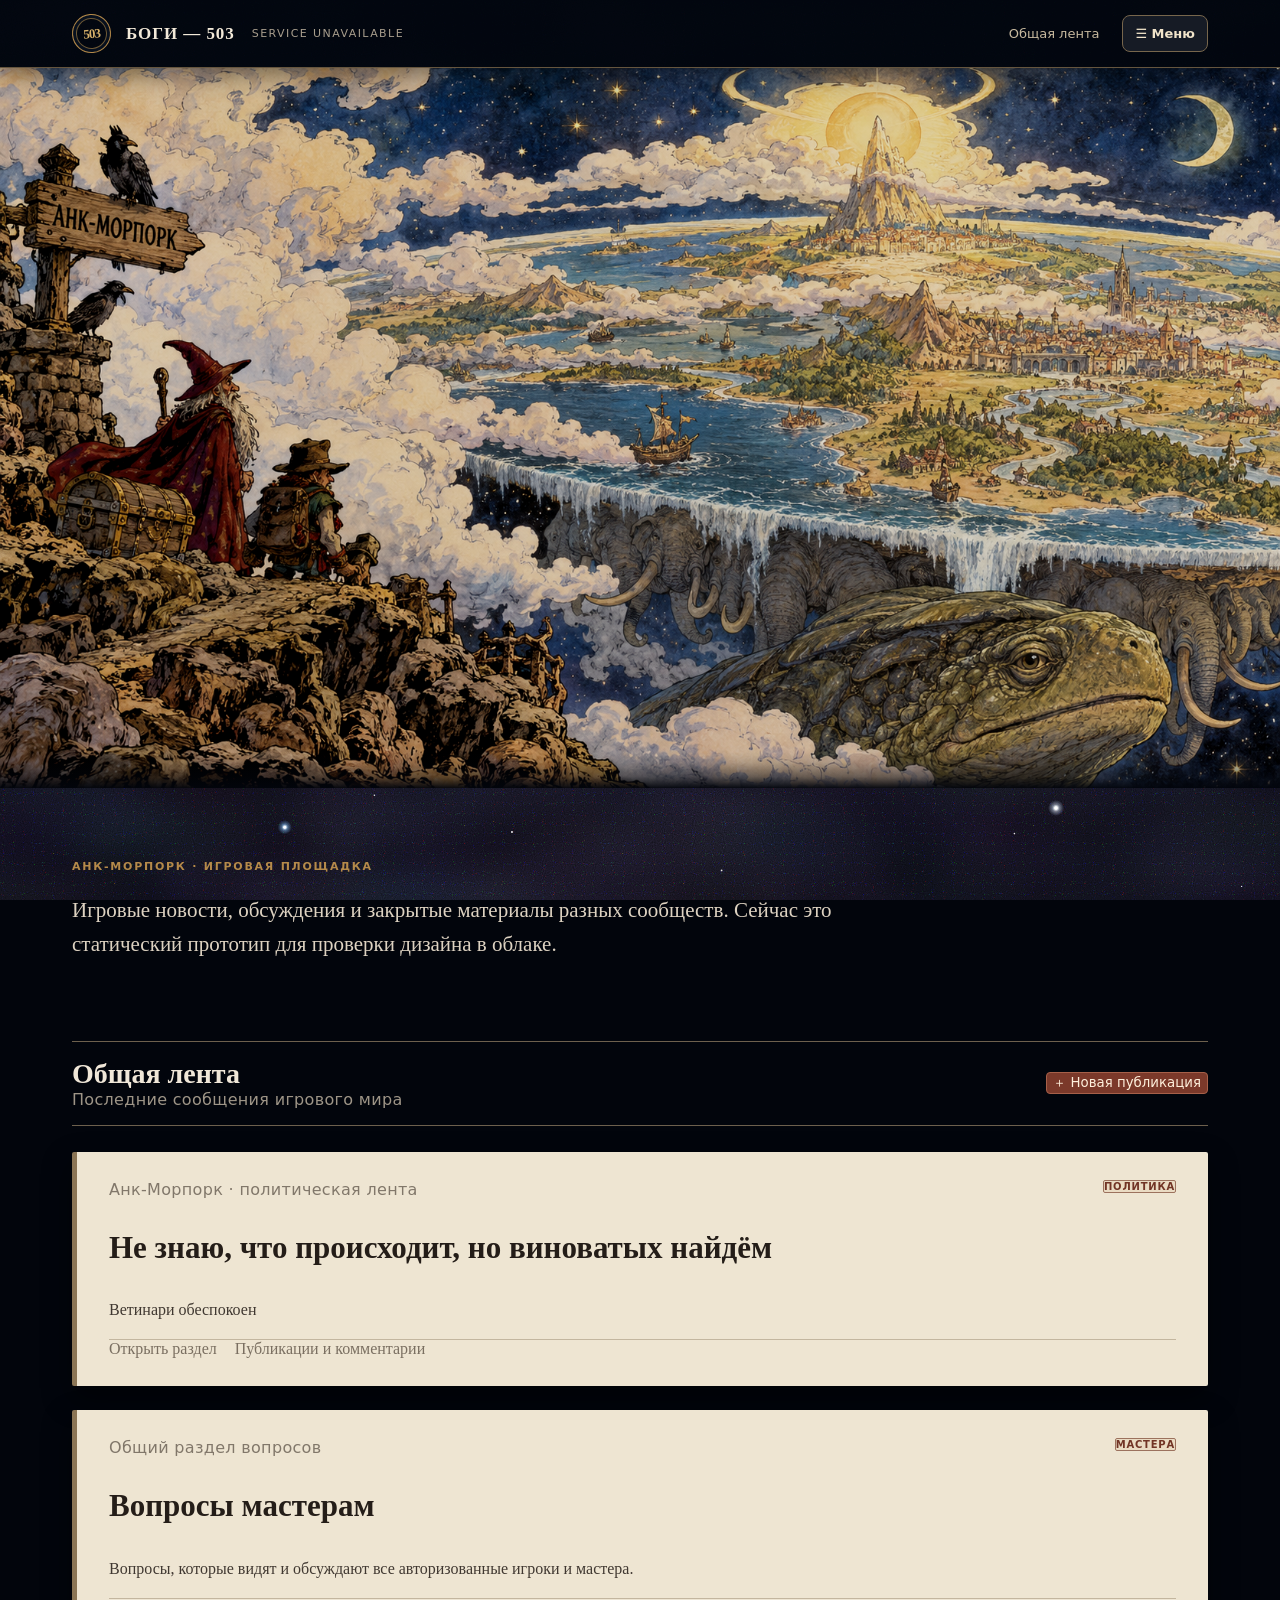
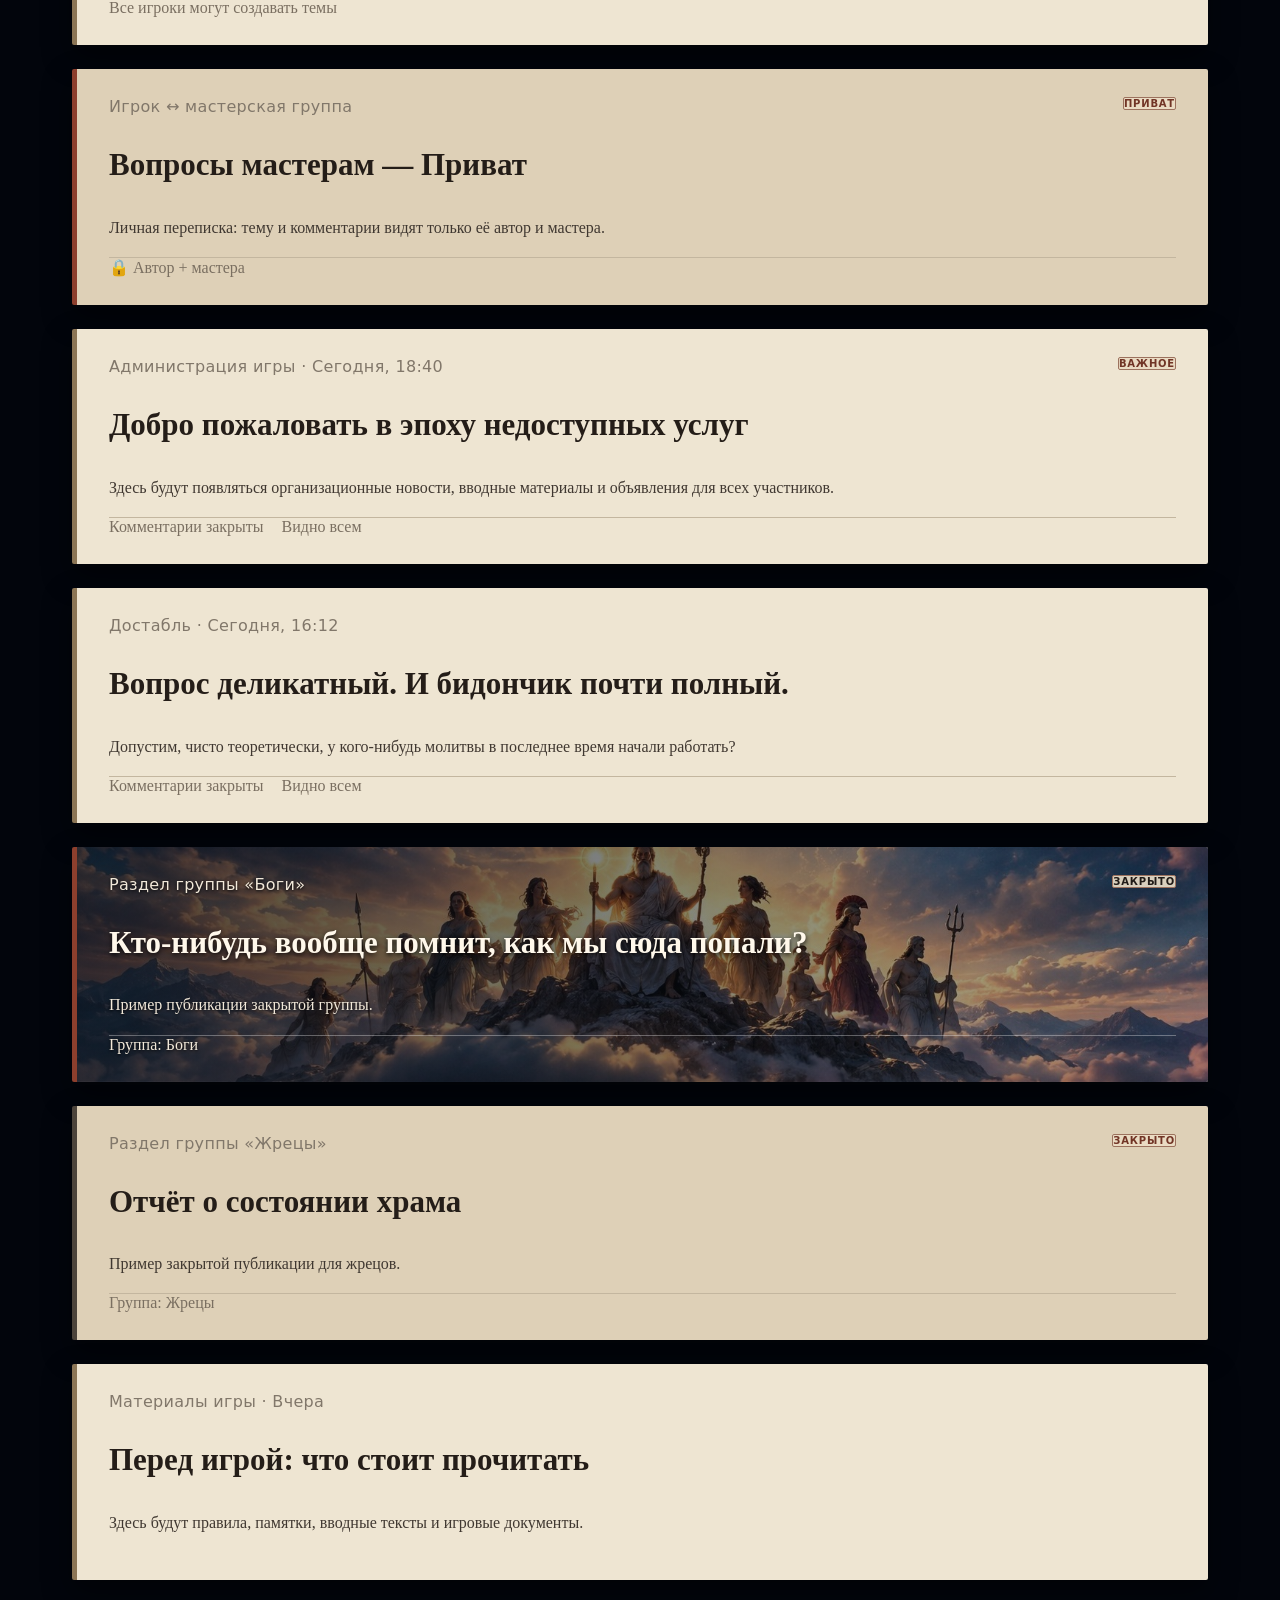
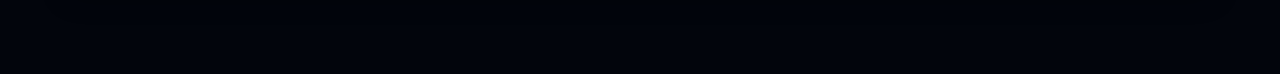
<file: index.html>
<!doctype html><html lang="ru"><head><meta charset="utf-8"><meta name="viewport" content="width=device-width,initial-scale=1"><title>Боги — 503</title><link rel="icon" type="image/svg+xml" href="/favicon.svg"><link rel="stylesheet" href="/redesign.css"><style>.hero-art{position:relative;isolation:isolate}.hero-art>img{position:relative;display:block;width:100%;height:auto;object-fit:contain;object-position:center top}.hero-art::after{content:"";position:absolute;inset:0;pointer-events:none}.layout{display:grid}.navlink{text-decoration:none}.card-link{display:block;color:inherit;text-decoration:none;transition:.18s}.main .toolbar{display:flex;justify-content:space-between;align-items:center;gap:14px}.foot{display:flex;gap:18px}.modal{position:fixed;z-index:1200;inset:0;background:#000b;display:none;align-items:center;justify-content:center;padding:20px}.modalbox{width:min(560px,100%);padding:22px}.modalbox input,.modalbox textarea{width:100%;margin:8px 0 12px;padding:11px;font:inherit}.row{display:flex;gap:10px;justify-content:flex-end}#posts .card.locked[data-kind="gods"]{background-image:linear-gradient(90deg,rgba(9,13,20,.72),rgba(9,13,20,.30)),url("/cards/gods-card-fragment-correct.jpg")!important;background-position:center center!important;background-size:cover!important;background-repeat:no-repeat!important;color:#f8f1e5!important}#posts .card.locked[data-kind="gods"] .title{color:#fff8eb!important;text-shadow:0 2px 5px rgba(0,0,0,.88)}#posts .card.locked[data-kind="gods"] .meta,#posts .card.locked[data-kind="gods"] .body,#posts .card.locked[data-kind="gods"] .foot{color:#f2e9da!important;text-shadow:0 1px 3px rgba(0,0,0,.9)}#posts .card.locked[data-kind="gods"] .foot{border-top-color:rgba(255,255,255,.32)!important}#posts .card.locked[data-kind="gods"] .tag{background:rgba(238,226,202,.9)!important;color:#201b17!important}</style></head><body><section class="hero-art"><img src="/assets/discworld-hero.png" alt="Плоский мир"><div class="hero-inner"><header class="top"><div class="brand"><h1>БОГИ — 503 · SERVICE UNAVAILABLE</h1><p>Игровая площадка</p></div><div class="meta">Демо-макет · без базы данных</div></header><div class="hero-caption"><h2>Мир не сломался.<br>Он просто не отвечает.</h2><p>Плоский мир жив, прекрасен и слегка не в себе.</p></div></div></section><div class="shell"><section class="intro"><div class="intro-copy"><p>Игровые новости, обсуждения и закрытые материалы разных сообществ. Сейчас это статический прототип для проверки дизайна в облаке.</p></div></section><div class="layout"><aside class="side"><button class="nav active" data-view="all">Общая лента</button><button class="nav" data-view="news">Объявления</button><button class="nav" data-view="politics">Политика</button><button class="nav" data-view="gods">Боги · закрыто</button><button class="nav" data-view="priests">Жрецы · закрыто</button><button class="nav" data-view="wizards">Волшебники · закрыто</button><a class="nav navlink" href="/questions.html">Вопросы мастерам</a><a class="nav navlink" href="/questions-private.html">Вопросы мастерам · Приват</a><button class="nav" data-view="docs">Документы игры</button></aside><main class="main"><div class="toolbar"><div><strong id="ttl">Общая лента</strong><div class="meta" id="sub">Последние сообщения игрового мира</div></div><button class="btn" id="newPost">＋ Новая публикация</button></div><div id="posts"><a class="card card-link" data-kind="politics" href="/politics.html"><span class="tag">ПОЛИТИКА</span><div class="meta">Анк-Морпорк · политическая лента</div><h3 class="title">Не знаю, что происходит, но виноватых найдём</h3><p class="body">Ветинари обеспокоен</p><div class="foot"><span>Открыть раздел</span><span>Публикации и комментарии</span></div></a><a class="card card-link" data-kind="questions" href="/questions.html"><span class="tag">МАСТЕРА</span><div class="meta">Общий раздел вопросов</div><h3 class="title">Вопросы мастерам</h3><p class="body">Вопросы, которые видят и обсуждают все авторизованные игроки и мастера.</p><div class="foot"><span>Все игроки могут создавать темы</span></div></a><a class="card card-link locked" data-kind="private" href="/questions-private.html"><span class="tag">ПРИВАТ</span><div class="meta">Игрок ↔ мастерская группа</div><h3 class="title">Вопросы мастерам — Приват</h3><p class="body">Личная переписка: тему и комментарии видят только её автор и мастера.</p><div class="foot"><span>🔒 Автор + мастера</span></div></a><article class="card" data-kind="news"><span class="tag">ВАЖНОЕ</span><div class="meta">Администрация игры · Сегодня, 18:40</div><h3 class="title">Добро пожаловать в эпоху недоступных услуг</h3><p class="body">Здесь будут появляться организационные новости, вводные материалы и объявления для всех участников.</p><div class="foot"><span>Комментарии закрыты</span><span>Видно всем</span></div></article><article class="card" data-kind="general"><div class="meta">Достабль · Сегодня, 16:12</div><h3 class="title">Вопрос деликатный. И бидончик почти полный.</h3><p class="body">Допустим, чисто теоретически, у кого-нибудь молитвы в последнее время начали работать?</p><div class="foot"><span>Комментарии закрыты</span><span>Видно всем</span></div></article><article class="card locked" data-kind="gods"><span class="tag">ЗАКРЫТО</span><div class="meta">Раздел группы «Боги»</div><h3 class="title">Кто-нибудь вообще помнит, как мы сюда попали?</h3><p class="body">Пример публикации закрытой группы.</p><div class="foot"><span>Группа: Боги</span></div></article><article class="card locked" data-kind="priests"><span class="tag">ЗАКРЫТО</span><div class="meta">Раздел группы «Жрецы»</div><h3 class="title">Отчёт о состоянии храма</h3><p class="body">Пример закрытой публикации для жрецов.</p><div class="foot"><span>Группа: Жрецы</span></div></article><article class="card" data-kind="docs"><div class="meta">Материалы игры · Вчера</div><h3 class="title">Перед игрой: что стоит прочитать</h3><p class="body">Здесь будут правила, памятки, вводные тексты и игровые документы.</p></article></div></main></div></div><div class="modal" id="modal"><div class="modalbox"><h3>Новая публикация</h3><div class="meta">Демо: публикация сохранится только в этом браузере.</div><input id="pt" placeholder="Заголовок"><textarea id="pb" rows="6" placeholder="Текст публикации"></textarea><div class="row"><button class="btn" id="cancel">Отмена</button><button class="btn" id="publish">Опубликовать</button></div></div></div><script>const views={all:['news','general','politics','questions','private','gods','priests','docs'],news:['news'],politics:['politics'],gods:['gods'],priests:['priests'],wizards:[],docs:['docs']};document.querySelectorAll('button.nav').forEach(b=>b.onclick=()=>{document.querySelectorAll('.nav').forEach(x=>x.classList.toggle('active',x===b));document.querySelectorAll('.card').forEach(c=>c.style.display=views[b.dataset.view].includes(c.dataset.kind)?'block':'none');ttl.textContent=b.textContent.replace(' · закрыто','');sub.textContent=b.dataset.view==='politics'?'Политические публикации и обсуждения':'Последние сообщения игрового мира'});const m=document.getElementById('modal');newPost.onclick=()=>m.style.display='flex';cancel.onclick=()=>m.style.display='none';publish.onclick=()=>{const t=pt.value.trim(),body=pb.value.trim();if(!t||!body)return;const a=document.createElement('article');a.className='card';a.dataset.kind='general';a.innerHTML='<div class="meta">Новая публикация · только этот браузер</div><h3 class="title"></h3><p class="body"></p>';a.querySelector('.title').textContent=t;a.querySelector('.body').textContent=body;posts.prepend(a);m.style.display='none'}</script><script src="/redesign.js"></script></body></html>
</file>
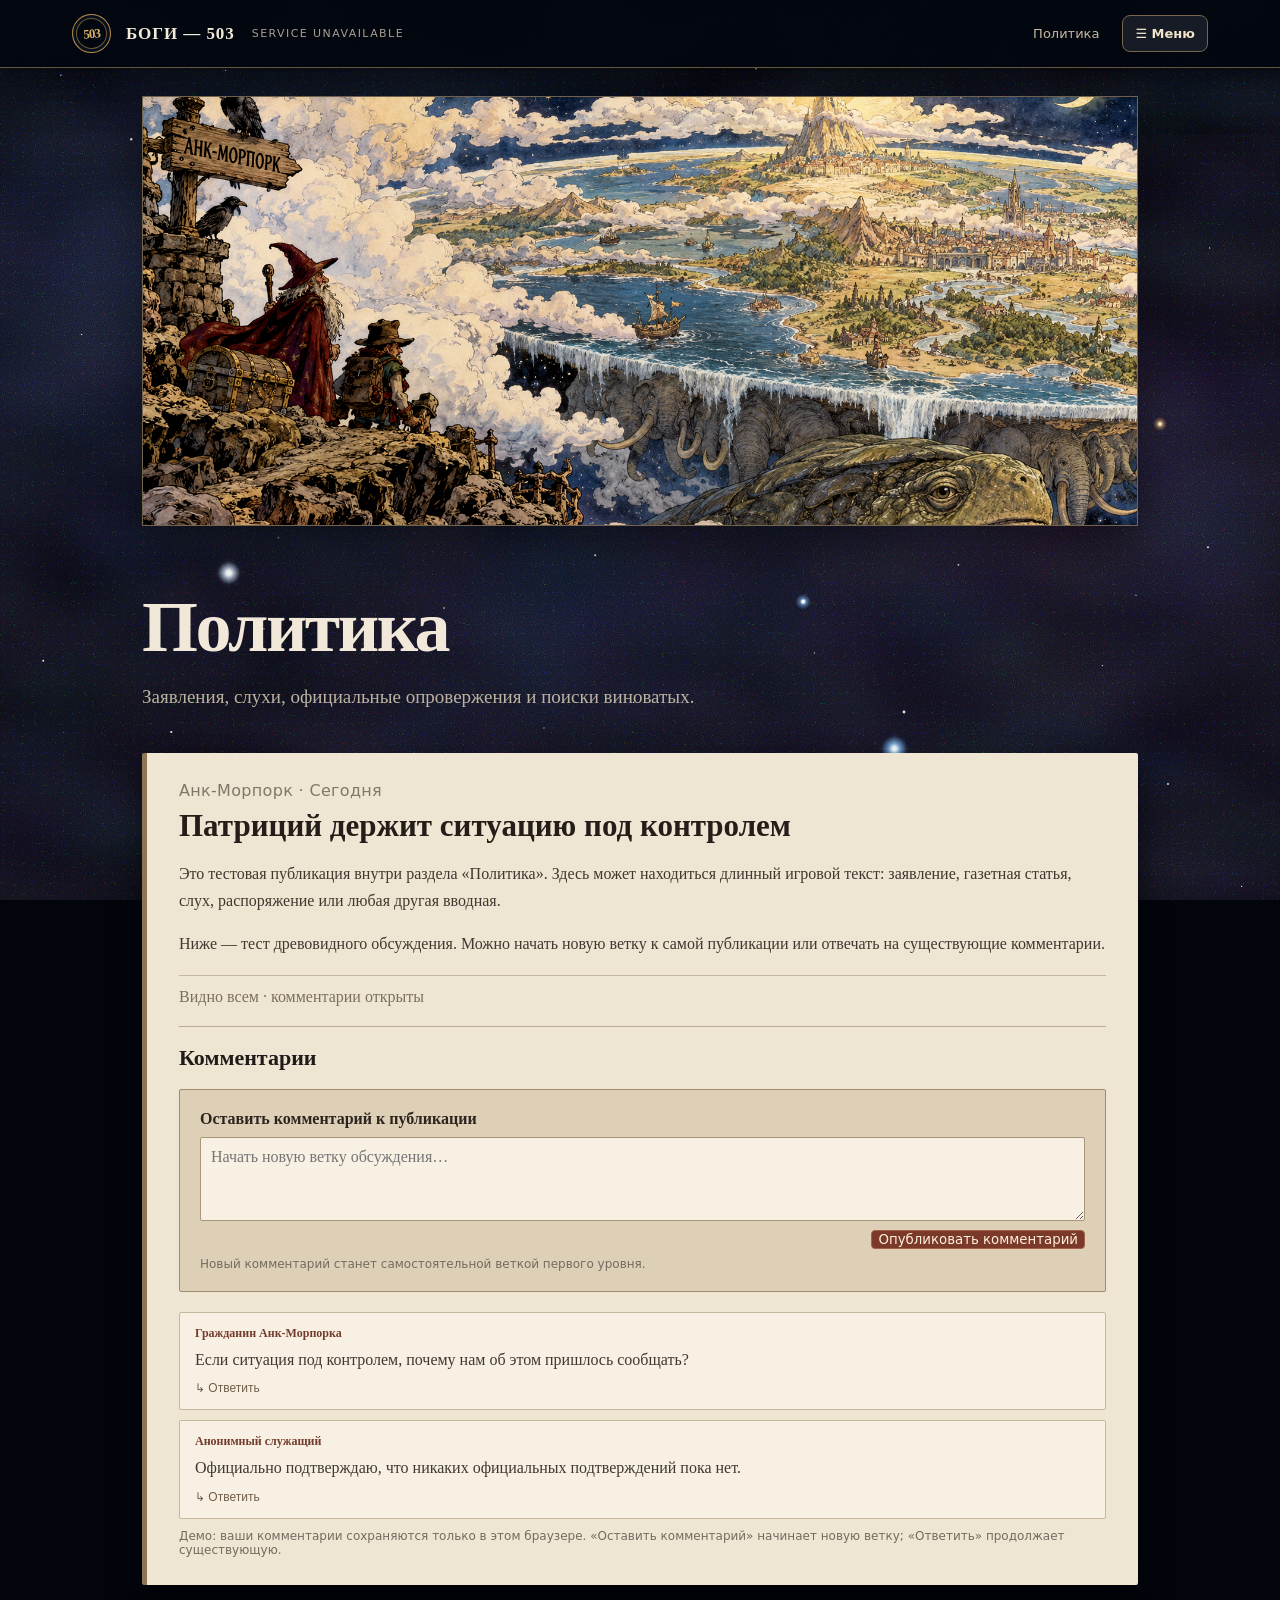
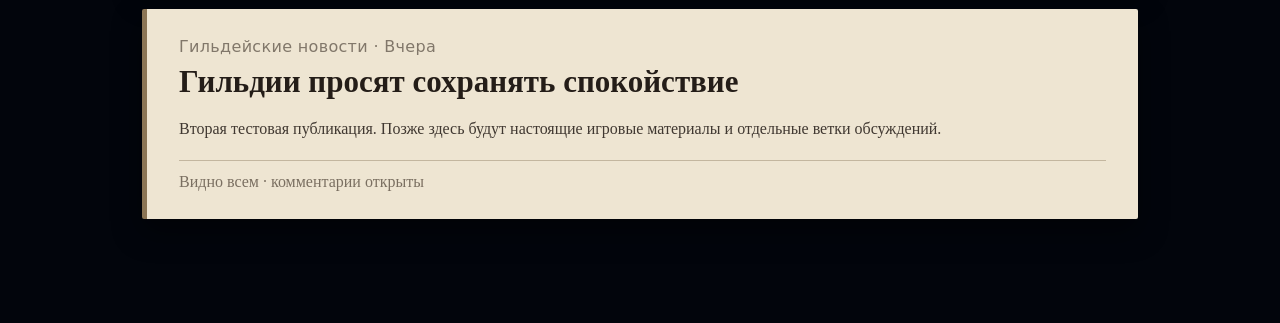
<file: politics.html>
<!doctype html><html lang="ru"><head><meta charset="utf-8"><meta name="viewport" content="width=device-width,initial-scale=1"><title>Политика — Боги 503</title><link rel="icon" type="image/svg+xml" href="/favicon.svg"><link rel="stylesheet" href="/redesign.css"><style>.title{margin:8px 0 10px}.body{line-height:1.6}.foot{margin-top:18px;padding-top:12px}.comments{margin-top:20px;padding-top:18px}.comments h4{margin:0 0 14px}.comment{padding:13px 15px;margin:10px 0;transition:.25s}.comment.flash{outline:2px solid #b58a4a}.comment .who{font-size:12px;margin-bottom:5px}.comment p{margin:0;line-height:1.45}.reply-btn{margin-top:8px;background:none;border:0;padding:0;cursor:pointer;font-size:12px}.replies{margin:9px 0 0 22px;padding-left:13px}.depth3{margin-left:18px}.flat-replies{margin-top:9px}.replybox{display:none;gap:8px;margin-top:10px}.replybox.open{display:flex}.replybox input{flex:1;padding:10px}.small{padding:8px 11px}.note{font:12px system-ui,sans-serif;color:#746b60;margin-top:8px}.mention{font:12px system-ui,sans-serif;margin-bottom:5px;color:#786d60}.mention a{color:#704333;text-decoration:none;border-bottom:1px dotted #8f735f}.new-comment{margin:18px 0 20px;padding:16px}.new-comment strong{display:block;margin-bottom:9px}.new-comment textarea{display:block;width:100%;min-height:84px;resize:vertical;margin-bottom:9px;padding:10px;font:inherit}.new-comment .actions{display:flex;justify-content:flex-end}.user-roots{margin-bottom:10px}@media(max-width:650px){.replybox{flex-direction:column}.replies{margin-left:10px;padding-left:9px}.depth3{margin-left:5px}.new-comment .actions .btn{width:100%}}</style></head><body><div class="section-visual"><img src="/assets/discworld-hero.png" alt="Анк-Морпорк"></div><div class="wrap"><div class="top"><div class="meta">БОГИ — 503 · SERVICE UNAVAILABLE</div><a class="back" href="/">← На главную</a></div><h1>Политика</h1><p class="lead">Заявления, слухи, официальные опровержения и поиски виноватых.</p><article class="card"><div class="meta">Анк-Морпорк · Сегодня</div><h2 class="title">Патриций держит ситуацию под контролем</h2><div class="body"><p>Это тестовая публикация внутри раздела «Политика». Здесь может находиться длинный игровой текст: заявление, газетная статья, слух, распоряжение или любая другая вводная.</p><p>Ниже — тест древовидного обсуждения. Можно начать новую ветку к самой публикации или отвечать на существующие комментарии.</p></div><div class="foot">Видно всем · комментарии открыты</div><section class="comments"><h4>Комментарии</h4><div class="new-comment"><strong>Оставить комментарий к публикации</strong><textarea id="newRootText" maxlength="1000" placeholder="Начать новую ветку обсуждения…"></textarea><div class="actions"><button class="btn" id="newRootSend">Опубликовать комментарий</button></div><div class="note">Новый комментарий станет самостоятельной веткой первого уровня.</div></div><div class="user-roots" id="userRoots"></div><div class="comment root-demo" id="c-root"><div class="who">Гражданин Анк-Морпорка</div><p>Если ситуация под контролем, почему нам об этом пришлось сообщать?</p><button class="reply-btn" data-demo-reply>↳ Ответить</button><div class="replybox"><input maxlength="500" placeholder="Ваш ответ Гражданину Анк-Морпорка…"><button class="btn small">Отправить</button></div><div class="demo-user-replies"></div></div><div class="comment"><div class="who">Анонимный служащий</div><p>Официально подтверждаю, что никаких официальных подтверждений пока нет.</p><button class="reply-btn">↳ Ответить</button></div><div class="note">Демо: ваши комментарии сохраняются только в этом браузере. «Оставить комментарий» начинает новую ветку; «Ответить» продолжает существующую.</div></section></article><article class="card"><div class="meta">Гильдейские новости · Вчера</div><h2 class="title">Гильдии просят сохранять спокойствие</h2><div class="body"><p>Вторая тестовая публикация. Позже здесь будут настоящие игровые материалы и отдельные ветки обсуждений.</p></div><div class="foot">Видно всем · комментарии открыты</div></article></div><script>const root=document.querySelector('.root-demo'),replyBtn=root.querySelector('[data-demo-reply]'),box=root.querySelector('.replybox'),input=box.querySelector('input'),send=box.querySelector('button'),out=root.querySelector('.demo-user-replies'),key='gods503-threaded-demo',deepKey='gods503-deep-demo',rootKey='gods503-root-comments';function mention(target,name){return '<div class="mention">В ответ: <a href="#'+target+'" data-jump="'+target+'">'+name+'</a></div>'}function addReplyBox(parent,targetName,onSend){const b=document.createElement('div');b.className='replybox';b.innerHTML='<input maxlength="500" placeholder="Ответить '+targetName+'…"><button class="btn small">Отправить</button>';parent.append(b);const i=b.querySelector('input'),s=b.querySelector('button');s.onclick=()=>{const t=i.value.trim();if(!t)return;onSend(t);i.value='';b.classList.remove('open')};i.addEventListener('keydown',e=>{if(e.key==='Enter')s.click()});return b}function wireReply(btn,box){btn.onclick=()=>{box.classList.toggle('open');if(box.classList.contains('open'))box.querySelector('input').focus()}}function render(text){out.innerHTML='';if(!text)return;const branch=document.createElement('div');branch.className='replies';const mine=document.createElement('div');mine.className='comment';mine.id='c-you';mine.innerHTML='<div class="who">Вы · тестовый игрок</div>'+mention('c-root','Гражданин Анк-Морпорка')+'<p></p><button class="reply-btn">↳ Ответить</button>';mine.querySelector('p').textContent=text;const r2=document.createElement('div');r2.className='replies';const npc1=document.createElement('div');npc1.className='comment';npc1.id='c-tulip';npc1.innerHTML='<div class="who">Господин Тюльпан</div>'+mention('c-you','Вы')+'<p>А вот это уже интересный вопрос. Я бы на вашем месте его записал.</p><button class="reply-btn">↳ Ответить</button>';const r3=document.createElement('div');r3.className='replies depth3';const npc2=document.createElement('div');npc2.className='comment';npc2.id='c-reader';npc2.innerHTML='<div class="who">Читатель «Вестей Анк-Морпорка»</div>'+mention('c-tulip','Господин Тюльпан')+'<p>Записывать вопросы опасно. Потом кто-нибудь обязательно начинает искать ответы.</p><button class="reply-btn">↳ Ответить</button>';const flat=document.createElement('div');flat.className='flat-replies';npc2.append(flat);const rb=addReplyBox(npc2,'Читателю «Вестей Анк-Морпорка»',t=>{localStorage.setItem(deepKey,t);render(text)});wireReply(npc2.querySelector('.reply-btn'),rb);const deep=localStorage.getItem(deepKey);if(deep){const d=document.createElement('div');d.className='comment';d.id='c-deep-you';d.innerHTML='<div class="who">Вы · тестовый игрок</div>'+mention('c-reader','Читатель «Вестей Анк-Морпорка»')+'<p></p><button class="reply-btn">↳ Ответить</button>';d.querySelector('p').textContent=deep;flat.append(d)}r3.append(npc2);r2.append(npc1,r3);branch.append(mine,r2);out.append(branch);wireJumps()}function wireJumps(){document.querySelectorAll('[data-jump]').forEach(a=>a.onclick=e=>{e.preventDefault();const el=document.getElementById(a.dataset.jump);if(!el)return;el.scrollIntoView({behavior:'smooth',block:'center'});el.classList.add('flash');setTimeout(()=>el.classList.remove('flash'),1300)})}function getRoots(){try{return JSON.parse(localStorage.getItem(rootKey))||[]}catch(e){return[]}}function drawRoots(){const holder=document.getElementById('userRoots'),arr=getRoots();holder.innerHTML='';arr.forEach((t,i)=>{const d=document.createElement('div');d.className='comment';d.id='c-user-root-'+i;d.innerHTML='<div class="who">Вы · тестовый игрок</div><p></p><button class="reply-btn">↳ Ответить</button>';d.querySelector('p').textContent=t;holder.append(d)})}document.getElementById('newRootSend').onclick=()=>{const ta=document.getElementById('newRootText'),t=ta.value.trim();if(!t)return;const arr=getRoots();arr.unshift(t);localStorage.setItem(rootKey,JSON.stringify(arr));ta.value='';drawRoots()};replyBtn.onclick=()=>{box.classList.toggle('open');if(box.classList.contains('open'))input.focus()};send.onclick=()=>{const t=input.value.trim();if(!t)return;localStorage.setItem(key,t);render(t);input.value='';box.classList.remove('open')};input.addEventListener('keydown',e=>{if(e.key==='Enter')send.click()});drawRoots();render(localStorage.getItem(key));</script><script src="/redesign.js"></script></body></html>
</file>
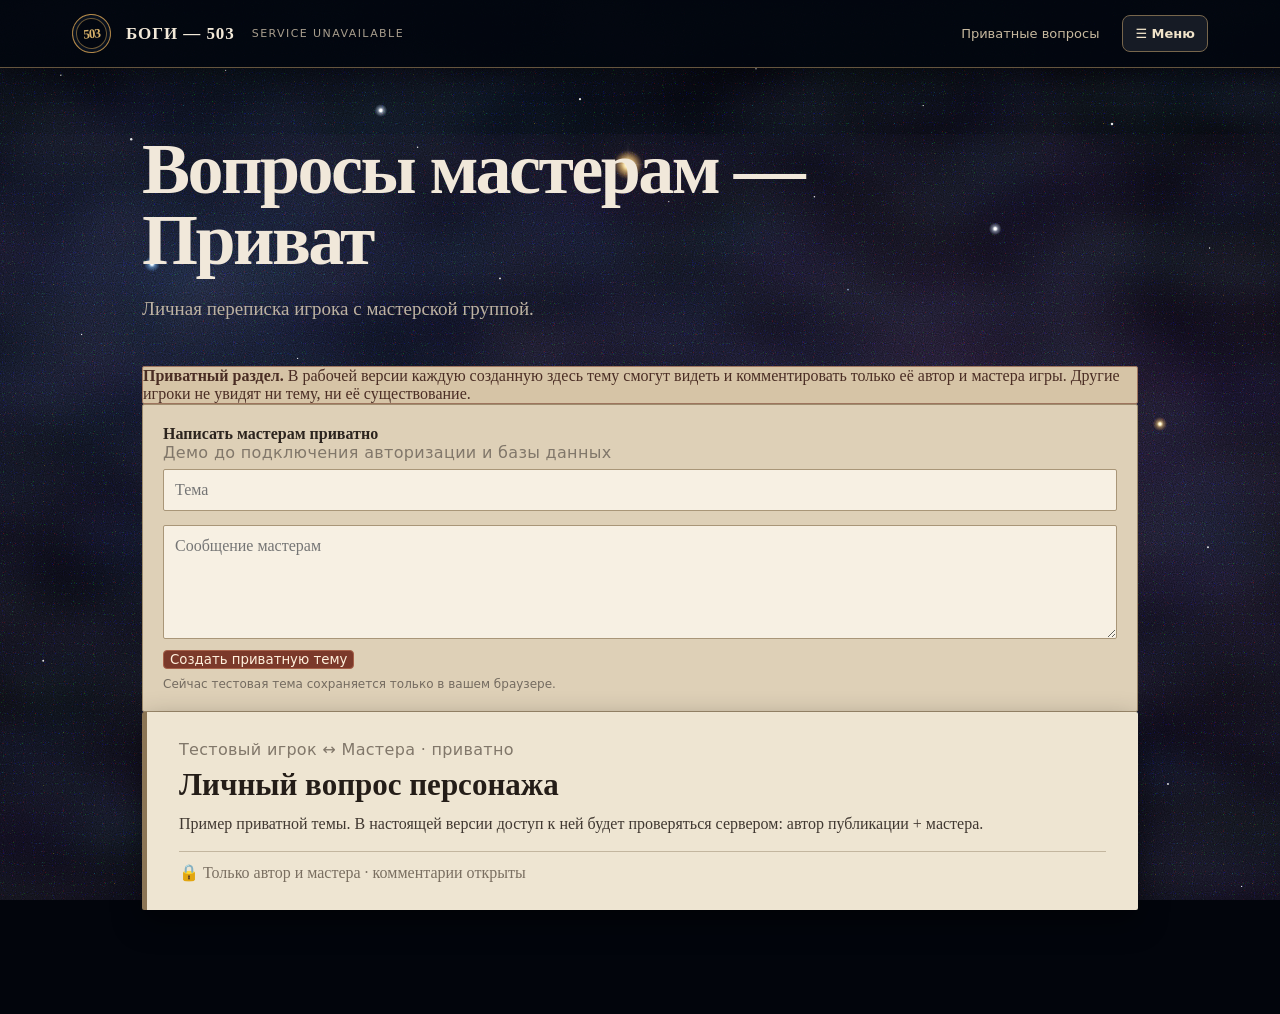
<file: questions-private.html>
<!doctype html><html lang="ru"><head><meta charset="utf-8"><meta name="viewport" content="width=device-width,initial-scale=1"><title>Вопросы мастерам — Приват — Боги 503</title><link rel="icon" type="image/svg+xml" href="/favicon.svg"><link rel="stylesheet" href="/redesign.css"><style>.title{margin:8px 0}.body{line-height:1.55}.foot{margin-top:14px;padding-top:11px}.compose input,.compose textarea{width:100%;margin:7px 0;padding:11px;font:inherit}.note{font:12px system-ui,sans-serif;color:#746b60;margin-top:8px}</style></head><body><div class="wrap"><div class="top"><div class="meta">БОГИ — 503 · SERVICE UNAVAILABLE</div><a class="back" href="/">← На главную</a></div><h1>Вопросы мастерам — Приват</h1><p class="lead">Личная переписка игрока с мастерской группой.</p><div class="privacy"><strong>Приватный раздел.</strong> В рабочей версии каждую созданную здесь тему смогут видеть и комментировать только её автор и мастера игры. Другие игроки не увидят ни тему, ни её существование.</div><section class="compose"><strong>Написать мастерам приватно</strong><div class="meta">Демо до подключения авторизации и базы данных</div><input id="qt" placeholder="Тема"><textarea id="qb" rows="5" placeholder="Сообщение мастерам"></textarea><button class="btn" id="send">Создать приватную тему</button><div class="note">Сейчас тестовая тема сохраняется только в вашем браузере.</div></section><div id="list"><article class="card"><div class="meta">Тестовый игрок ↔ Мастера · приватно</div><h2 class="title">Личный вопрос персонажа</h2><div class="body">Пример приватной темы. В настоящей версии доступ к ней будет проверяться сервером: автор публикации + мастера.</div><div class="foot">🔒 Только автор и мастера · комментарии открыты</div></article></div></div><script>const key='gods503-private-question',list=document.getElementById('list');function render(x){if(!x)return;const a=document.createElement('article');a.className='card';a.innerHTML='<div class="meta">Вы ↔ Мастера · приватно</div><h2 class="title"></h2><div class="body"></div><div class="foot">🔒 Только вы и мастера · комментарии открыты</div>';a.querySelector('.title').textContent=x.t;a.querySelector('.body').textContent=x.b;list.prepend(a)};send.onclick=()=>{const x={t:qt.value.trim(),b:qb.value.trim()};if(!x.t||!x.b)return;localStorage.setItem(key,JSON.stringify(x));render(x);qt.value='';qb.value=''};try{render(JSON.parse(localStorage.getItem(key)))}catch(e){}</script><script src="/redesign.js"></script></body></html>
</file>
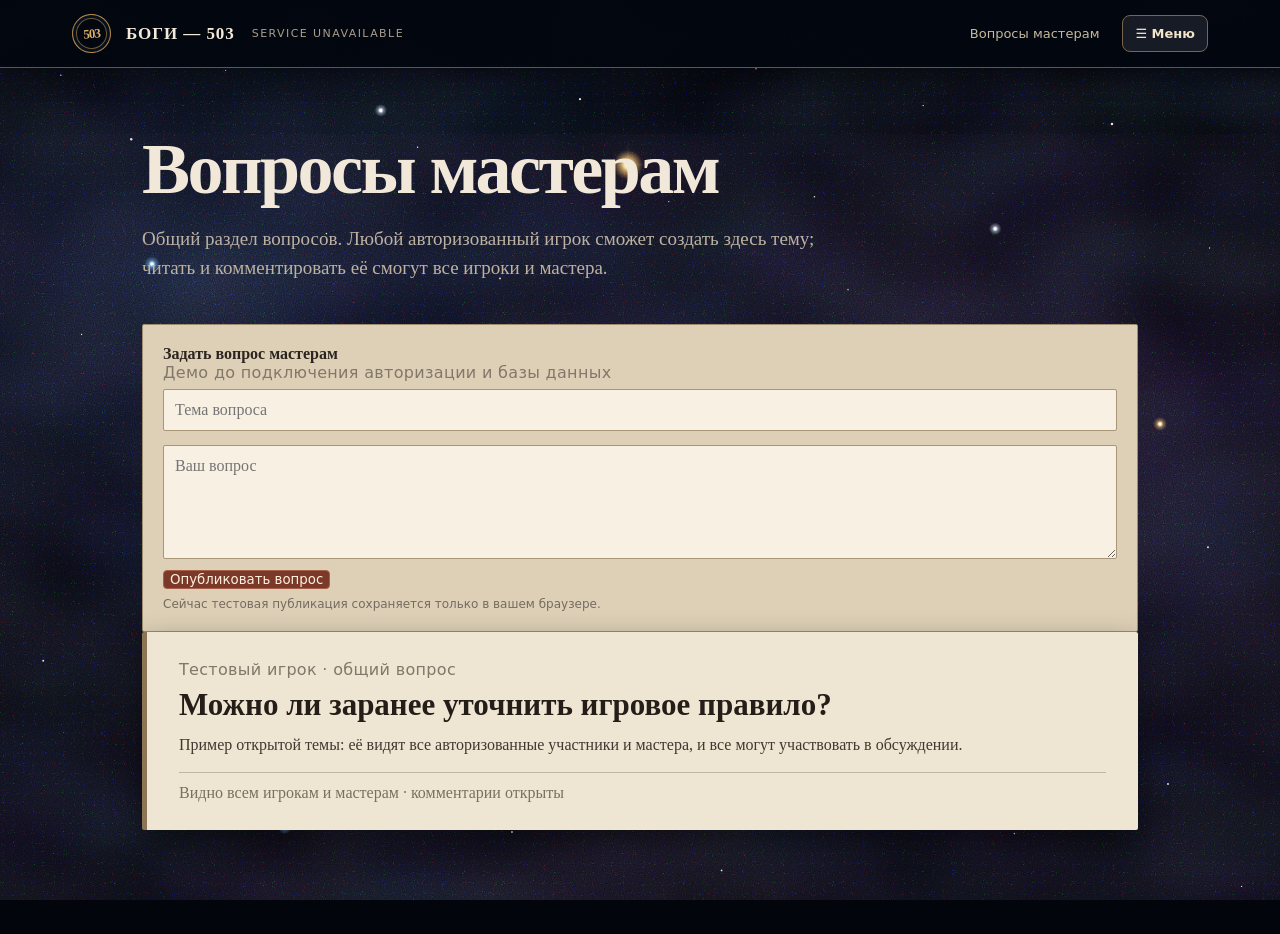
<file: questions.html>
<!doctype html><html lang="ru"><head><meta charset="utf-8"><meta name="viewport" content="width=device-width,initial-scale=1"><title>Вопросы мастерам — Боги 503</title><link rel="icon" type="image/svg+xml" href="/favicon.svg"><link rel="stylesheet" href="/redesign.css"><style>.title{margin:8px 0}.body{line-height:1.55}.foot{margin-top:14px;padding-top:11px}.compose input,.compose textarea{width:100%;margin:7px 0;padding:11px;font:inherit}.note{font:12px system-ui,sans-serif;color:#746b60;margin-top:8px}</style></head><body><div class="wrap"><div class="top"><div class="meta">БОГИ — 503 · SERVICE UNAVAILABLE</div><a class="back" href="/">← На главную</a></div><h1>Вопросы мастерам</h1><p class="lead">Общий раздел вопросов. Любой авторизованный игрок сможет создать здесь тему; читать и комментировать её смогут все игроки и мастера.</p><section class="compose"><strong>Задать вопрос мастерам</strong><div class="meta">Демо до подключения авторизации и базы данных</div><input id="qt" placeholder="Тема вопроса"><textarea id="qb" rows="5" placeholder="Ваш вопрос"></textarea><button class="btn" id="send">Опубликовать вопрос</button><div class="note">Сейчас тестовая публикация сохраняется только в вашем браузере.</div></section><div id="list"><article class="card"><div class="meta">Тестовый игрок · общий вопрос</div><h2 class="title">Можно ли заранее уточнить игровое правило?</h2><div class="body">Пример открытой темы: её видят все авторизованные участники и мастера, и все могут участвовать в обсуждении.</div><div class="foot">Видно всем игрокам и мастерам · комментарии открыты</div></article></div></div><script>const key='gods503-public-question',list=document.getElementById('list');function render(x){if(!x)return;const a=document.createElement('article');a.className='card';a.innerHTML='<div class="meta">Вы · тестовый игрок</div><h2 class="title"></h2><div class="body"></div><div class="foot">Видно всем игрокам и мастерам · комментарии открыты</div>';a.querySelector('.title').textContent=x.t;a.querySelector('.body').textContent=x.b;list.prepend(a)};send.onclick=()=>{const x={t:qt.value.trim(),b:qb.value.trim()};if(!x.t||!x.b)return;localStorage.setItem(key,JSON.stringify(x));render(x);qt.value='';qb.value=''};try{render(JSON.parse(localStorage.getItem(key)))}catch(e){}</script><script src="/redesign.js"></script></body></html>
</file>
<file: redesign.css>
:root{--ink:#201b18;--paper:#eee5d2;--paper2:#e3d4b8;--night:#050912;--night2:#0b1424;--rust:#8d3f2d;--brass:#b58a4a;--line:#6c5a43;--muted:#746b60;--cream:#f6f0e4}*{box-sizing:border-box}html{scroll-behavior:smooth;background:#050912}body{margin:0!important;background-color:#050912!important;color:var(--ink)!important;font-family:Georgia,'Times New Roman',serif!important;background-image:radial-gradient(circle at 12% 9%,rgba(255,255,255,.9) 0 1px,transparent 1.6px),radial-gradient(circle at 72% 17%,rgba(180,210,255,.75) 0 1px,transparent 1.5px),radial-gradient(circle at 37% 31%,rgba(255,226,170,.65) 0 1px,transparent 1.7px),radial-gradient(circle at 88% 46%,rgba(255,255,255,.7) 0 1px,transparent 1.5px),radial-gradient(ellipse at 18% 25%,rgba(50,72,125,.18),transparent 30%),radial-gradient(ellipse at 82% 42%,rgba(92,48,116,.14),transparent 34%),radial-gradient(ellipse at 48% 72%,rgba(30,72,105,.13),transparent 36%),linear-gradient(180deg,#03070e 0%,#07101e 42%,#050912 100%)!important;background-size:137px 137px,191px 191px,251px 251px,313px 313px,100% 100%,100% 100%,100% 100%,100% 100%!important;background-attachment:scroll!important}.sitebar{position:sticky;top:0;z-index:1000;height:68px;background:rgba(5,9,18,.94);border-bottom:1px solid #65553e;display:flex;align-items:center;box-shadow:0 7px 24px #0007}.sitebar-inner{width:min(1180px,100%);margin:auto;padding:0 22px;display:flex;align-items:center;gap:15px}.site-mark{width:39px;height:39px;border:1px solid #b58a4a;border-radius:50%;display:grid;place-items:center;color:#d7b16a;font:700 13px/1 Georgia;letter-spacing:-1px;transform:rotate(-5deg);box-shadow:inset 0 0 0 3px #07101e,inset 0 0 0 4px #6d5835}.site-name{color:#f3ead9;text-decoration:none;font-weight:700;letter-spacing:.055em;font-size:17px}.site-status{color:#a89e8d;font:11px/1.2 system-ui,sans-serif;text-transform:uppercase;letter-spacing:.13em;margin-left:2px}.site-context{margin-left:auto;color:#c7b99f;font:13px/1.2 system-ui,sans-serif}.menu-toggle{margin-left:8px;border:1px solid #77664c;background:#161b25;color:#f1e4ca;border-radius:8px;padding:10px 12px;cursor:pointer;font:600 13px system-ui,sans-serif}.menu-panel{position:fixed;z-index:999;right:max(16px,calc((100vw - 1180px)/2 + 22px));top:76px;width:min(360px,calc(100vw - 32px));padding:10px;background:#eee5d2;border:1px solid #8a7657;box-shadow:0 18px 45px #0009;border-radius:4px;display:none}.menu-panel.open{display:block}.menu-panel a,.menu-panel button{display:block;width:100%;text-align:left;border:0;border-bottom:1px solid #cbbda5;background:transparent;color:#2b241e;padding:12px 13px;text-decoration:none;cursor:pointer;font:600 14px Georgia,serif}.menu-panel a:last-child,.menu-panel button:last-child{border-bottom:0}.menu-panel a:hover,.menu-panel button:hover{background:#ded0b6}.hero-art{width:100%!important;min-height:0!important;height:auto!important;margin:0!important;border:0!important;box-shadow:none!important;overflow:visible!important;position:relative!important}.hero-art>img{display:block!important;width:100%!important;height:auto!important;object-fit:contain!important;filter:saturate(.82) contrast(1.04) brightness(.88)!important}.hero-art::after{content:""!important;position:absolute!important;z-index:2!important;left:0!important;right:0!important;bottom:-2px!important;height:clamp(70px,11vw,170px)!important;pointer-events:none!important;background:linear-gradient(to bottom,rgba(5,9,18,0) 0%,rgba(5,9,18,.08) 22%,rgba(5,9,18,.34) 52%,rgba(5,9,18,.78) 80%,#050912 100%)!important}.hero-inner{display:none!important}.shell{max-width:1180px!important;margin:0 auto!important;padding:72px 22px 70px!important;background:transparent!important}.intro{display:grid;grid-template-columns:minmax(0,760px) 1fr;gap:70px;align-items:end;margin-bottom:58px!important}.intro-copy:before{content:'АНК-МОРПОРК · ИГРОВАЯ ПЛОЩАДКА';display:block;color:#b58a4a;font:700 11px system-ui,sans-serif;letter-spacing:.16em;margin-bottom:13px}.intro-copy p{color:#ddd2c1!important;font-size:21px!important;line-height:1.6!important}.layout{display:block!important}.side{display:none!important}.main .toolbar{border-top:1px solid #6d604d;border-bottom:1px solid #6d604d;padding:16px 0;margin-bottom:26px!important}.main .toolbar strong{color:#f0e7d8;font-size:28px!important}.meta{color:#81776a!important;font-family:system-ui,sans-serif!important;letter-spacing:.02em}.main .toolbar .meta{color:#9e9587!important}.btn{background:#7b392a!important;color:#fff0dc!important;border:1px solid #a66049!important;border-radius:4px!important;font-family:system-ui,sans-serif!important}.card{position:relative;background:var(--paper)!important;color:var(--ink)!important;border:0!important;border-left:5px solid #8b7555!important;border-radius:2px!important;padding:28px 32px!important;margin:0 0 24px!important;box-shadow:0 12px 30px #0007!important}.card:nth-child(even){margin-left:7%}.card:nth-child(3n){margin-right:5%;border-left-color:#8d3f2d!important}.card-link:hover{transform:translateY(-3px)!important;box-shadow:0 17px 38px #0009!important}.card .title,.card h2,.card h3{font-family:Georgia,'Times New Roman',serif!important;color:#241d18!important}.card .title{font-size:clamp(22px,3vw,31px)!important;line-height:1.15!important}.card .body,.card p{color:#403831!important;line-height:1.7!important}.card .foot{border-top:1px solid #c3b69f!important;color:#7a6f61!important}.card .tag,.tag{float:right;color:#713425!important;border:1px solid #9c725e!important;border-radius:2px!important;background:#eadbc3!important;font:700 10px system-ui,sans-serif!important;letter-spacing:.08em}.locked{background:#ded0b7!important;border-left-color:#4c443b!important}.wrap{max-width:1040px!important;margin:0 auto!important;padding:46px 22px 80px!important}.wrap>.top{display:none!important}.wrap h1{font-size:clamp(42px,7vw,72px)!important;line-height:.98!important;letter-spacing:-.035em!important;color:#f1e8da!important;margin:20px 0 12px!important;max-width:820px}.lead{color:#bdb2a2!important;font-size:19px!important;line-height:1.55!important;max-width:720px;margin-bottom:42px!important}.wrap>.card{margin-left:0!important;margin-right:0!important}.comments{border-top:1px solid #bbaa91!important}.comments h4{font-size:22px}.comment{background:#f7f0e3!important;border:1px solid #c6b89f!important;border-radius:2px!important;box-shadow:none!important}.comment .who{color:#743c2d!important;font-weight:700}.comment p{color:#403831!important}.reply-btn{color:#725e49!important}.replies{border-left:2px solid #a88e69!important}.new-comment,.compose{background:#ded0b7!important;border:1px solid #9f8c6e!important;border-radius:2px!important;color:#2c241e!important;padding:20px!important}.new-comment textarea,.replybox input,.compose input,.compose textarea{background:#f7f0e3!important;color:#2a231d!important;border:1px solid #a99678!important;border-radius:2px!important}.privacy{background:#d6c4a6!important;color:#4a2d24!important;border:1px solid #9e755e!important;border-radius:2px!important}.modalbox{background:#eee5d2!important;color:#2a231d!important;border:1px solid #8a7657!important;border-radius:3px!important}.modalbox input,.modalbox textarea{background:#faf4e8!important;color:#241e19!important;border:1px solid #a99576!important}.section-visual{max-width:1040px;margin:28px auto 0;padding:0 22px}.section-visual img{display:block;width:100%;height:clamp(220px,38vw,430px);object-fit:cover;border:1px solid #766448;filter:saturate(.72) contrast(1.06);box-shadow:0 20px 48px #0007}@media(max-width:760px){.sitebar{height:60px}.sitebar-inner{padding:0 14px;gap:9px}.site-mark{width:34px;height:34px}.site-name{font-size:14px}.site-status,.site-context{display:none}.menu-panel{top:68px;right:10px;width:calc(100vw - 20px)}.hero-art{width:100%!important;height:auto!important;min-height:0!important;margin:0!important}.hero-art>img{height:auto!important;object-fit:contain!important}.hero-art::after{height:90px!important}.shell,.wrap{padding-left:14px!important;padding-right:14px!important}.shell{padding-top:48px!important}.intro{display:block;margin-bottom:44px!important}.intro-copy p{font-size:18px!important}.main .toolbar{align-items:stretch!important}.main .toolbar strong{font-size:24px!important}.card{padding:21px 19px!important;margin-left:0!important;margin-right:0!important}.wrap h1{font-size:42px!important}.section-visual{padding:0 14px;margin-top:14px}}
</file>
